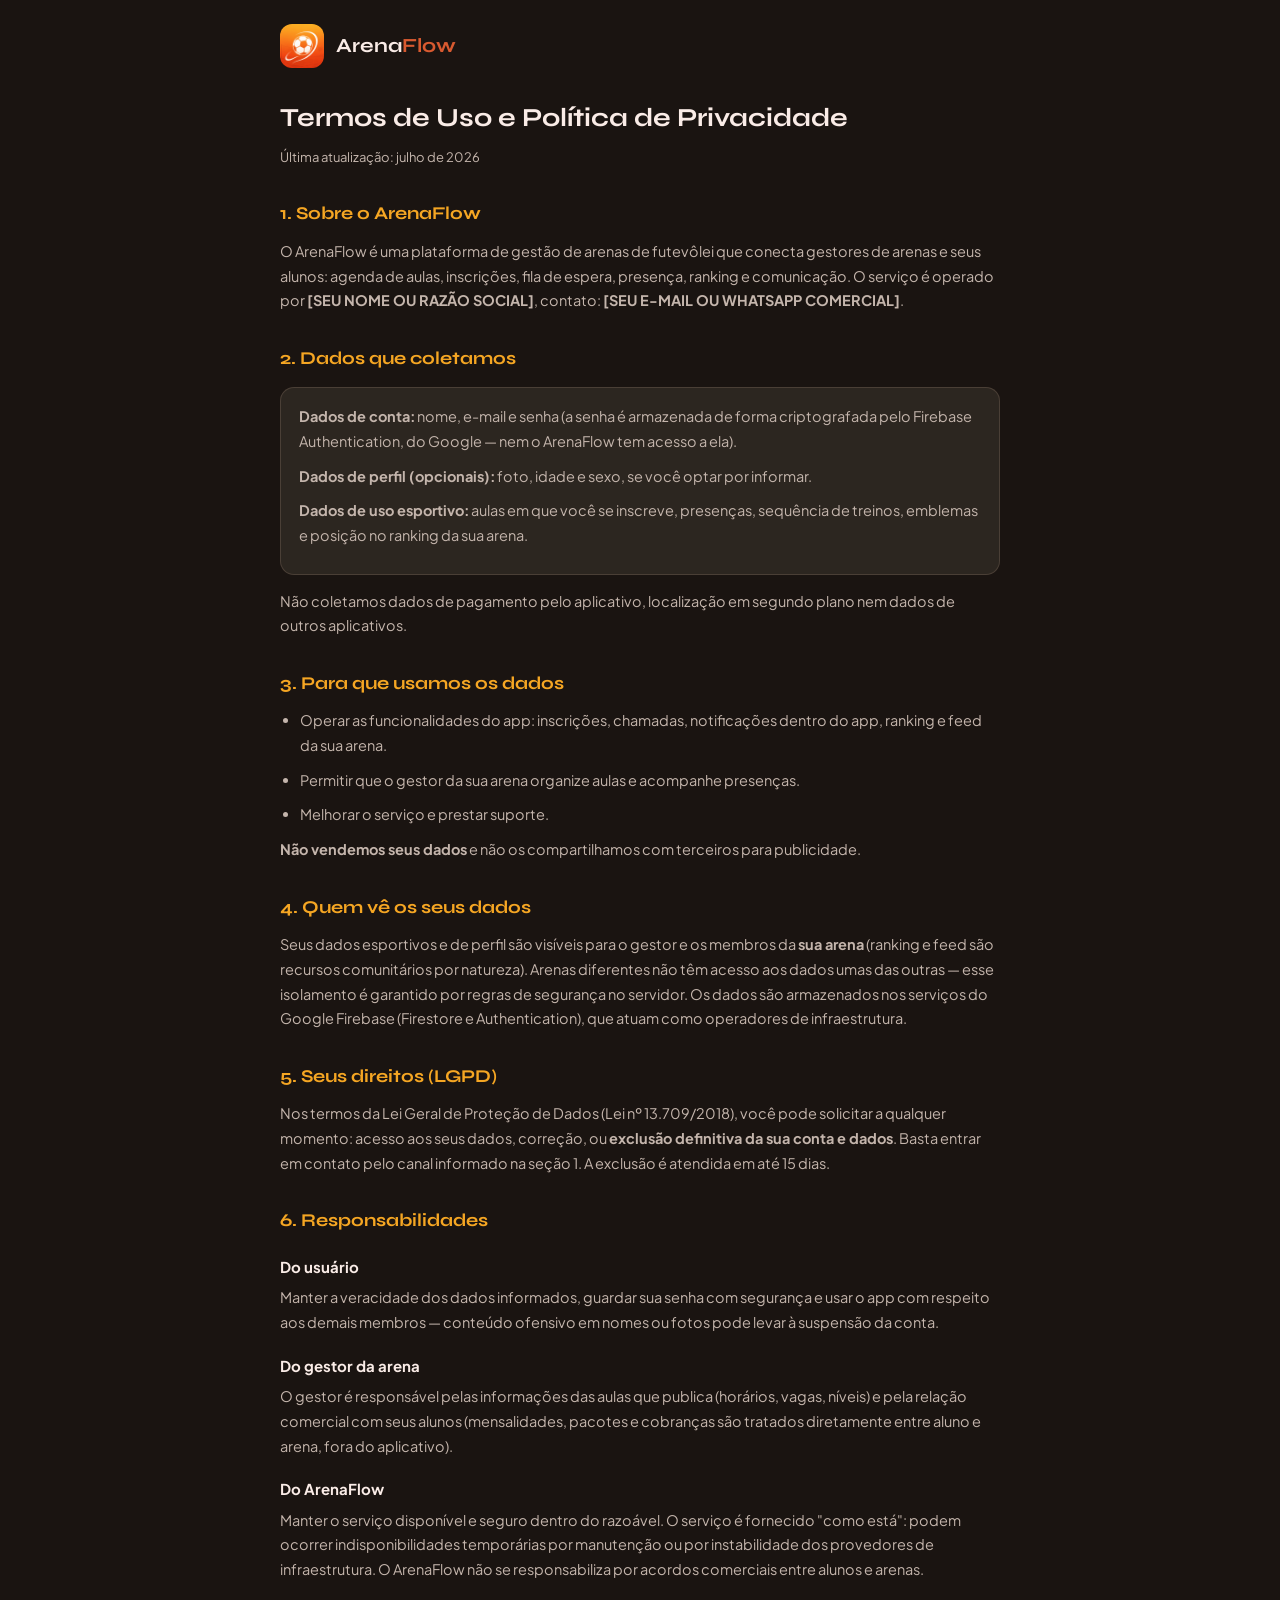
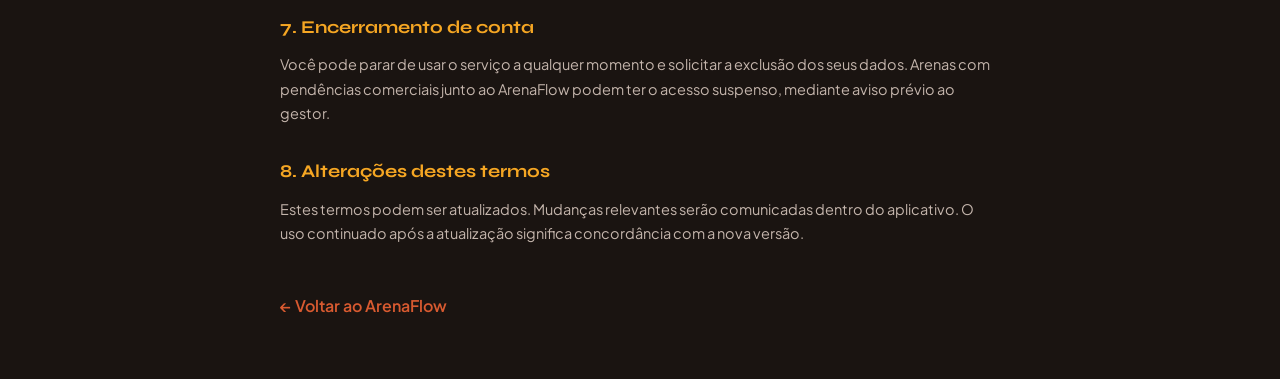
<file: legal.html>
<!DOCTYPE html>
<html lang="pt-BR">
<head>
<meta charset="UTF-8">
<meta name="viewport" content="width=device-width, initial-scale=1.0">
<title>Termos de Uso e Privacidade — ArenaFlow</title>
<style>
  @import url('https://fonts.googleapis.com/css2?family=Syne:wght@600;700;800&family=Plus+Jakarta+Sans:wght@400;500;600&display=swap');
  :root { --bg:#1A1411; --card:#2C2620; --primary:#D85A30; --accent:#F5A623; --text:#FAECE7; --text2:#C4B5AC; --border:rgba(255,210,180,0.14); }
  * { margin:0; padding:0; box-sizing:border-box; }
  body { background:var(--bg); color:var(--text); font-family:'Plus Jakarta Sans',sans-serif; line-height:1.7; padding:24px 20px 60px; }
  .wrap { max-width:720px; margin:0 auto; }
  .logo { display:flex; align-items:center; gap:12px; margin-bottom:28px; }
  .logo img { width:44px; height:44px; border-radius:12px; }
  .logo b { font-family:'Syne',sans-serif; font-size:20px; }
  .logo b span { color:var(--primary); }
  h1 { font-family:'Syne',sans-serif; font-size:26px; margin-bottom:6px; }
  .updated { color:var(--text2); font-size:13px; margin-bottom:28px; }
  h2 { font-family:'Syne',sans-serif; font-size:18px; color:var(--accent); margin:30px 0 10px; }
  h3 { font-size:15px; margin:18px 0 6px; color:var(--text); }
  p, li { color:var(--text2); font-size:14.5px; margin-bottom:10px; }
  ul { padding-left:20px; }
  .card { background:var(--card); border:1px solid var(--border); border-radius:14px; padding:16px 18px; margin:14px 0; }
  a { color:var(--primary); }
  .back { display:inline-block; margin-top:36px; color:var(--primary); text-decoration:none; font-weight:600; }
</style>
</head>
<body>
<div class="wrap">
  <div class="logo"><img src="icons/icon-192.png" alt=""><b>Arena<span>Flow</span></b></div>
  <h1>Termos de Uso e Política de Privacidade</h1>
  <div class="updated">Última atualização: julho de 2026</div>

  <h2>1. Sobre o ArenaFlow</h2>
  <p>O ArenaFlow é uma plataforma de gestão de arenas de futevôlei que conecta gestores de arenas e seus alunos: agenda de aulas, inscrições, fila de espera, presença, ranking e comunicação. O serviço é operado por <b>[SEU NOME OU RAZÃO SOCIAL]</b>, contato: <b>[SEU E-MAIL OU WHATSAPP COMERCIAL]</b>.</p>

  <h2>2. Dados que coletamos</h2>
  <div class="card">
    <p><b>Dados de conta:</b> nome, e-mail e senha (a senha é armazenada de forma criptografada pelo Firebase Authentication, do Google — nem o ArenaFlow tem acesso a ela).</p>
    <p><b>Dados de perfil (opcionais):</b> foto, idade e sexo, se você optar por informar.</p>
    <p><b>Dados de uso esportivo:</b> aulas em que você se inscreve, presenças, sequência de treinos, emblemas e posição no ranking da sua arena.</p>
  </div>
  <p>Não coletamos dados de pagamento pelo aplicativo, localização em segundo plano nem dados de outros aplicativos.</p>

  <h2>3. Para que usamos os dados</h2>
  <ul>
    <li>Operar as funcionalidades do app: inscrições, chamadas, notificações dentro do app, ranking e feed da sua arena.</li>
    <li>Permitir que o gestor da sua arena organize aulas e acompanhe presenças.</li>
    <li>Melhorar o serviço e prestar suporte.</li>
  </ul>
  <p><b>Não vendemos seus dados</b> e não os compartilhamos com terceiros para publicidade.</p>

  <h2>4. Quem vê os seus dados</h2>
  <p>Seus dados esportivos e de perfil são visíveis para o gestor e os membros da <b>sua arena</b> (ranking e feed são recursos comunitários por natureza). Arenas diferentes não têm acesso aos dados umas das outras — esse isolamento é garantido por regras de segurança no servidor. Os dados são armazenados nos serviços do Google Firebase (Firestore e Authentication), que atuam como operadores de infraestrutura.</p>

  <h2>5. Seus direitos (LGPD)</h2>
  <p>Nos termos da Lei Geral de Proteção de Dados (Lei nº 13.709/2018), você pode solicitar a qualquer momento: acesso aos seus dados, correção, ou <b>exclusão definitiva da sua conta e dados</b>. Basta entrar em contato pelo canal informado na seção 1. A exclusão é atendida em até 15 dias.</p>

  <h2>6. Responsabilidades</h2>
  <h3>Do usuário</h3>
  <p>Manter a veracidade dos dados informados, guardar sua senha com segurança e usar o app com respeito aos demais membros — conteúdo ofensivo em nomes ou fotos pode levar à suspensão da conta.</p>
  <h3>Do gestor da arena</h3>
  <p>O gestor é responsável pelas informações das aulas que publica (horários, vagas, níveis) e pela relação comercial com seus alunos (mensalidades, pacotes e cobranças são tratados diretamente entre aluno e arena, fora do aplicativo).</p>
  <h3>Do ArenaFlow</h3>
  <p>Manter o serviço disponível e seguro dentro do razoável. O serviço é fornecido "como está": podem ocorrer indisponibilidades temporárias por manutenção ou por instabilidade dos provedores de infraestrutura. O ArenaFlow não se responsabiliza por acordos comerciais entre alunos e arenas.</p>

  <h2>7. Encerramento de conta</h2>
  <p>Você pode parar de usar o serviço a qualquer momento e solicitar a exclusão dos seus dados. Arenas com pendências comerciais junto ao ArenaFlow podem ter o acesso suspenso, mediante aviso prévio ao gestor.</p>

  <h2>8. Alterações destes termos</h2>
  <p>Estes termos podem ser atualizados. Mudanças relevantes serão comunicadas dentro do aplicativo. O uso continuado após a atualização significa concordância com a nova versão.</p>

  <a class="back" href="./">← Voltar ao ArenaFlow</a>
</div>
</body>
</html>
</file>
